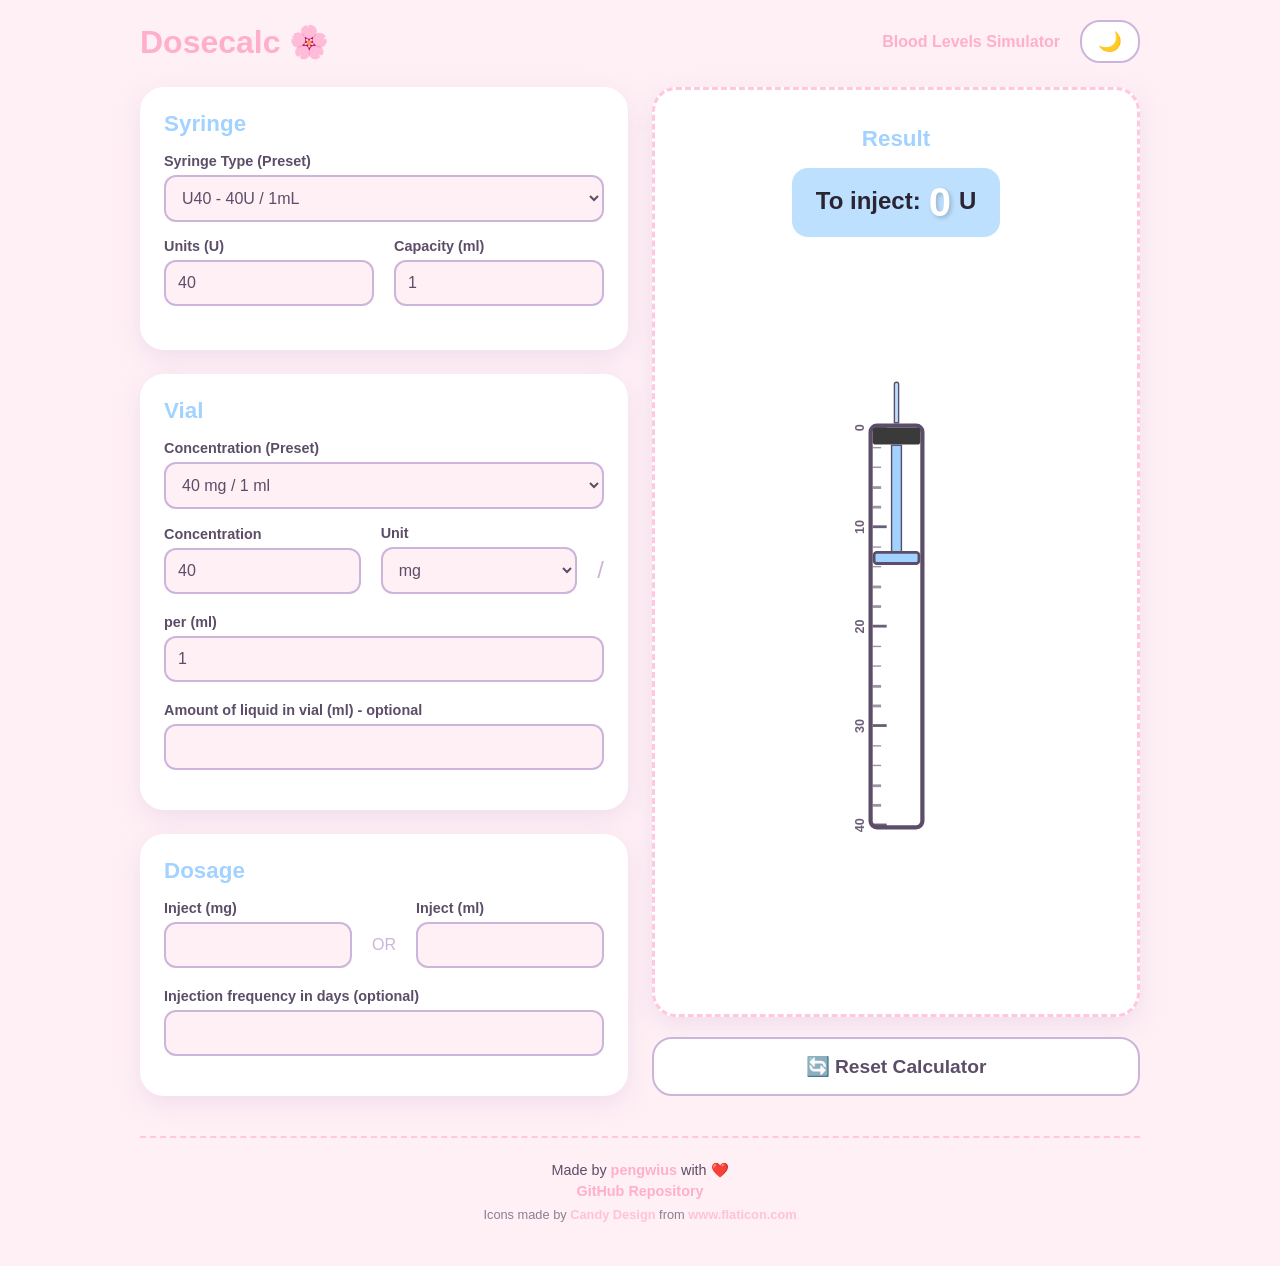
<file: index.html>
<!doctype html>
<html lang="en">
    <head>
        <meta charset="UTF-8" />
        <meta name="viewport" content="width=device-width, initial-scale=1.0" />
        <title>Dosecalc ✨</title>
        <link rel="icon" type="image/png" href="favicon.png" />
        <link rel="stylesheet" href="style.css" />
        <script type="module" src="modules/components/AppHeader.js"></script>
        <script type="module" src="modules/components/AppFooter.js"></script>
    </head>
    <body>
        <app-header current-page="calculator"></app-header>
        <main>
            <section class="card" id="card-syringe">
                <h2>Syringe</h2>
                <div class="input-group">
                    <label for="syringePreset">Syringe Type (Preset)</label>
                    <select id="syringePreset">
                        <option value="custom">Custom</option>
                        <option value="30,0.3">U30 - 30U / 0.3mL</option>
                        <option value="40,1">U40 - 40U / 1mL</option>
                        <option value="50,0.5">U50 - 50U / 0.5mL</option>
                        <option value="100,1">U100 - 100U / 1mL</option>
                    </select>
                </div>
                <div class="input-row">
                    <div class="input-group">
                        <label for="syringeUnits">Units (U)</label>
                        <input
                            type="number"
                            id="syringeUnits"
                            value="40"
                            min="1"
                        />
                    </div>
                    <div class="input-group">
                        <label for="syringeMl">Capacity (ml)</label>
                        <input
                            type="number"
                            id="syringeMl"
                            value="1"
                            min="0.1"
                            step="0.1"
                        />
                    </div>
                </div>
            </section>

            <section class="card" id="card-vial">
                <h2>Vial</h2>
                <div class="input-group">
                    <label for="vialPreset">Concentration (Preset)</label>
                    <select id="vialPreset">
                        <option value="custom">Custom</option>
                        <option value="40,mg,1">40 mg / 1 ml</option>
                        <option value="50,mg,1">50 mg / 1 ml</option>
                        <option value="80,mg,1">80 mg / 1 ml</option>
                        <option value="100,mg,1">100 mg / 1 ml</option>
                    </select>
                </div>
                <div class="input-row">
                    <div class="input-group">
                        <label for="concentrationAmount">Concentration</label>
                        <input
                            type="number"
                            id="concentrationAmount"
                            value="40"
                            min="0.1"
                            step="0.1"
                        />
                    </div>
                    <div class="input-group">
                        <label for="concentrationUnit">Unit</label>
                        <select id="concentrationUnit">
                            <option value="mg">mg</option>
                            <option value="mcg">mcg</option>
                            <option value="g">g</option>
                        </select>
                    </div>
                    <span class="separator">/</span>
                    <div class="input-group">
                        <label for="concentrationVolume">per (ml)</label>
                        <input
                            type="number"
                            id="concentrationVolume"
                            value="1"
                            min="0.1"
                            step="0.1"
                        />
                    </div>
                </div>
                <div class="input-group">
                    <label for="vialVolume"
                        >Amount of liquid in vial (ml) - optional</label
                    >
                    <input type="number" id="vialVolume" min="0.1" step="0.1" />
                </div>
            </section>

            <section class="card" id="card-dosage">
                <h2>Dosage</h2>
                <div class="input-row">
                    <div class="input-group">
                        <label for="doseAmount"
                            >Inject (<span id="doseUnitLabel">mg</span>)</label
                        >
                        <input
                            type="number"
                            id="doseAmount"
                            min="0"
                            step="0.1"
                        />
                    </div>
                    <span class="separator separator-or">OR</span>
                    <div class="input-group">
                        <label for="doseVolume">Inject (ml)</label>
                        <input
                            type="number"
                            id="doseVolume"
                            min="0"
                            step="0.01"
                        />
                    </div>
                </div>
                <div class="input-group">
                    <label for="frequency"
                        >Injection frequency in days (optional)</label
                    >
                    <input type="number" id="frequency" min="1" step="1" />
                </div>
            </section>

            <style>
                #right-panel {
                    grid-column: 2;
                    grid-row: 1 / span 3;
                    display: flex;
                    flex-direction: column;
                    gap: 20px;
                    position: sticky;
                    top: 24px;
                }
                @media (max-width: 768px) {
                    #right-panel {
                        grid-column: 1;
                        grid-row: auto;
                        position: static;
                    }
                }
            </style>
            <div id="right-panel">
                <section
                    class="results card"
                    id="card-result"
                    style="
                        position: static;
                        flex: 1;
                        margin: 0;
                        justify-content: center;
                    "
                >
                    <h2>Result</h2>
                    <div class="result-highlight">
                        <span>To inject:</span>
                        <strong id="resultUnits">0</strong>
                        <span class="unit">U</span>
                    </div>
                    <p id="vialLife" class="vial-life"></p>

                    <div class="syringe-visual-container">
                        <div class="syringe-wrapper">
                            <div class="syringe-barrel" id="syringeBarrel">
                                <div
                                    class="syringe-plunger"
                                    id="syringePlunger"
                                ></div>
                                <div
                                    class="syringe-liquid"
                                    id="syringeLiquid"
                                ></div>
                                <div
                                    class="syringe-scale"
                                    id="syringeScale"
                                ></div>
                            </div>
                            <div class="syringe-needle"></div>
                        </div>
                    </div>
                </section>
                <button
                    id="resetBtn"
                    aria-label="Reset defaults"
                    style="width: 100%; padding: 16px; font-weight: bold"
                >
                    🔄 Reset Calculator
                </button>
            </div>
        </main>
        <app-footer></app-footer>
        <script type="module" src="script.js"></script>
    </body>
</html>
</file>
<file: style.css>
@import url("css/variables.css");
@import url("css/base.css");
@import url("css/calculator.css");
@import url("css/simulator.css");
</file>
